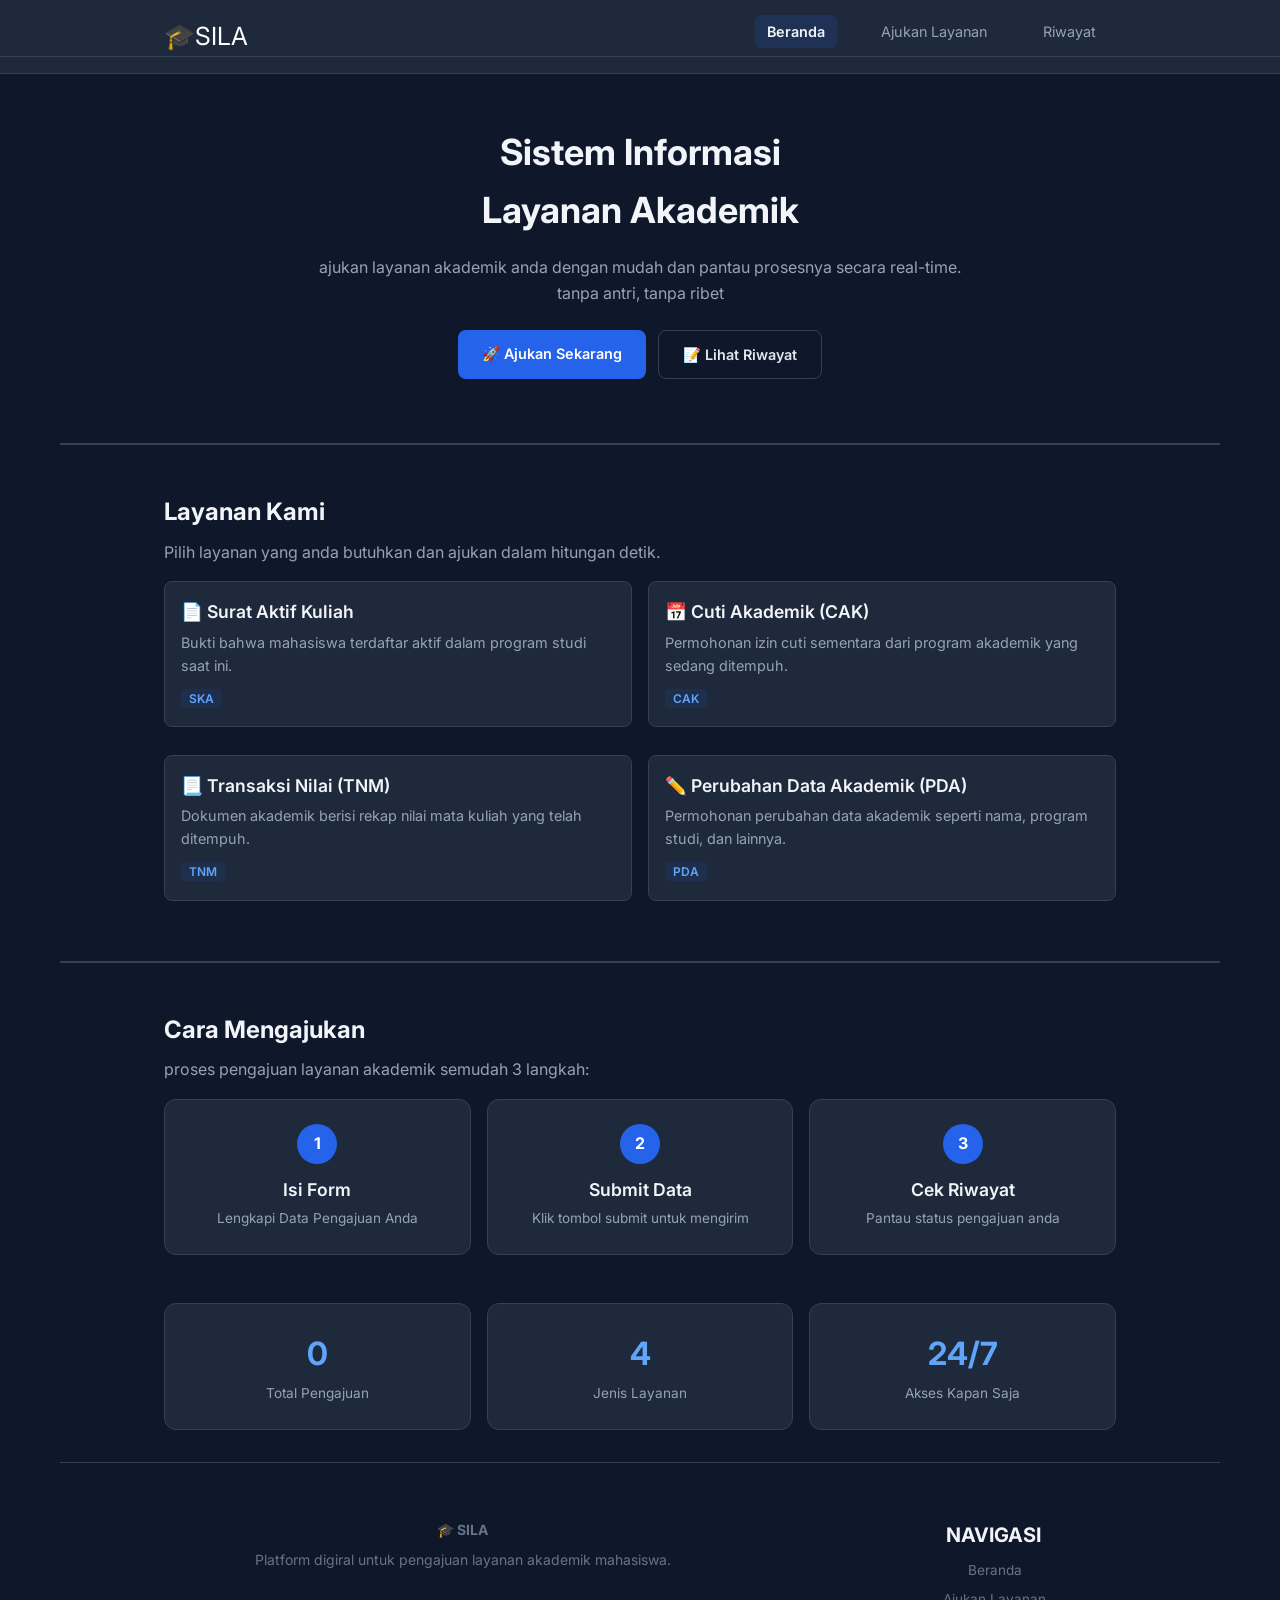
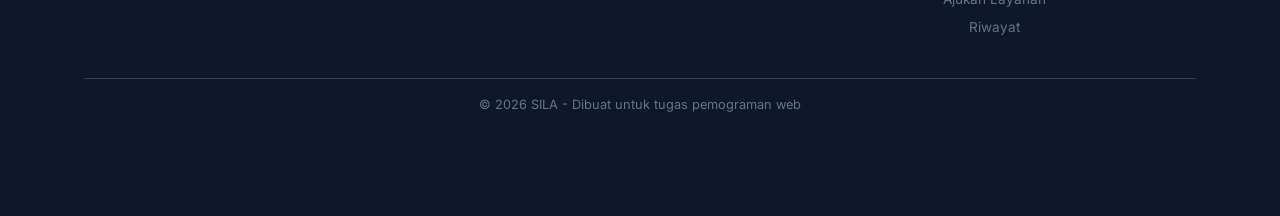
<file: index.html>
<!doctype html>
<html lang="en">
  <head>
    <meta charset="UTF-8" />
    <meta name="viewport" content="width=device-width, initial-scale=1.0" />
    <link rel="preconnect" href="https://fonts.googleapis.com" />
    <link rel="preconnect" href="https://fonts.gstatic.com" crossorigin />
    <link
      href="https://fonts.googleapis.com/css2?family=Inter:wght@400;600;700&d
isplay=swap"
      rel="stylesheet"
    />
    <link rel="stylesheet" href="style.css" />
    <title>sistem layanan akademik</title>
  </head>
  <body>
    <header class="navbar">
      <div class="container navbar-inner">
        <input type="checkbox" id="navToggle" class="nav-toggle">
        <label for="navToggle" class="hamburger">
          <span></span>
          <span></span>
          <span></span>
        </label>
        <a href="index.html">🎓SILA</a>
        <nav>
          <ul class="nav-menu">
          <li><a href="index.html" class="active">Beranda</a></li> 
          <li><a href="layanan.html">Ajukan Layanan</a></li> 
          <li><a href="riwayat.html">Riwayat</a></li>
          </ul>
        </nav>
      </div>
      <hr />
    </header>
    <main>
      <section class="hero">
        <div class="container">
          <h1>Sistem Informasi<br />Layanan Akademik</h1>
          <p>
            ajukan layanan akademik anda dengan mudah dan pantau prosesnya
            secara real-time. <br />tanpa antri, tanpa ribet
          </p>
          <div class="hero-buttons">
            <a href="layanan.html" class="btn btn-primary"
              >🚀 Ajukan Sekarang</a
            >
            <a href="riwayat.html" class="btn btn-outline">📝 Lihat Riwayat</a>
          </div>
        </div>
      </section>
      <hr />
      <section class="section">
        <div class="container">
          <h2>Layanan Kami</h2>
          <p class="section-desc">
            Pilih layanan yang anda butuhkan dan ajukan dalam hitungan detik.
          </p>

          <div class="cards-grid">
            <article class="card">
              <h3>📄 Surat Aktif Kuliah</h3>
              <p>
                Bukti bahwa mahasiswa terdaftar aktif dalam program studi saat
                ini.
              </p>
              <span class="card-code">SKA</span>
            </article>
            <article class="card">
              <h3>📅 Cuti Akademik (CAK)</h3>
              <p>
                Permohonan izin cuti sementara dari program akademik yang sedang
                ditempuh.
              </p>
              <span class="card-code">CAK</span>
            </article>
            <article class="card">
              <h3>📃 Transaksi Nilai (TNM)</h3>
              <p>
                Dokumen akademik berisi rekap nilai mata kuliah yang telah
                ditempuh.
              </p>
              <span class="card-code">TNM</span>
            </article>
            <article class="card">
              <h3>✏️ Perubahan Data Akademik (PDA)</h3>
              <p>
                Permohonan perubahan data akademik seperti nama, program studi,
                dan lainnya.
              </p>
              <span class="card-code">PDA</span>
            </article>
          </div>
        </div>
      </section>

      <hr />
      <section class="section">
        <div class="container">
          <h2>Cara Mengajukan</h2>
          <p class="section-desc">
            proses pengajuan layanan akademik semudah 3 langkah:
          </p>
          <div class="steps-grid">
            <div class="step">
              <div class="step-number">1</div>
              <h3>Isi Form</h3>
              <p>Lengkapi Data Pengajuan Anda</p>
            </div>
            <div class="step">
              <div class="step-number">2</div>
              <h3>Submit Data</h3>
              <p>Klik tombol submit untuk mengirim</p>
            </div>
            <div class="step">
              <div class="step-number">3</div>
              <h3>Cek Riwayat</h3>
              <p>Pantau status pengajuan anda</p>
            </div>
          </div>
        </div>
      </section>

      <section class="setion">
        <div class="container">
          <div class="stats-grid">
            <div class="stat">
              <div class="stat-number">0</div>
              <div class="stat-label">Total Pengajuan</div>
            </div>
            <div class="stat">
              <div class="stat-number">4</div>
              <div class="stat-label">Jenis Layanan</div>
            </div>
            <div class="stat">
              <div class="stat-number">24/7</div>
              <div class="stat-label">Akses Kapan Saja</div>
            </div>
          </div>
        </div>
      </section>
    </main>
    <footer class="footer">
      <div class="container footer-inner">
        <div>
          <strong class="strong">🎓 SILA</strong>
          <p>Platform digiral untuk pengajuan layanan akademik mahasiswa.</p>
        </div>
        <nav>
        <div class="footer-nav">
          <h4>NAVIGASI</h4>
          <ul>
          <li><a href="index.html">Beranda</a></li>
          <li><a href="layanan.html">Ajukan Layanan</a></li>
          <li><a href="riwayat.html">Riwayat</a></li>
          </ul>
        </div>
      </div>
      </nav>
      <div class="footer-bottom">
        <div class="container">
          <p>&copy; 2026 SILA - Dibuat untuk tugas pemograman web</p>
        </div>
      </div>
    </footer>
    <script src="js/script.js"></script>
  </body>
</html>
</file>
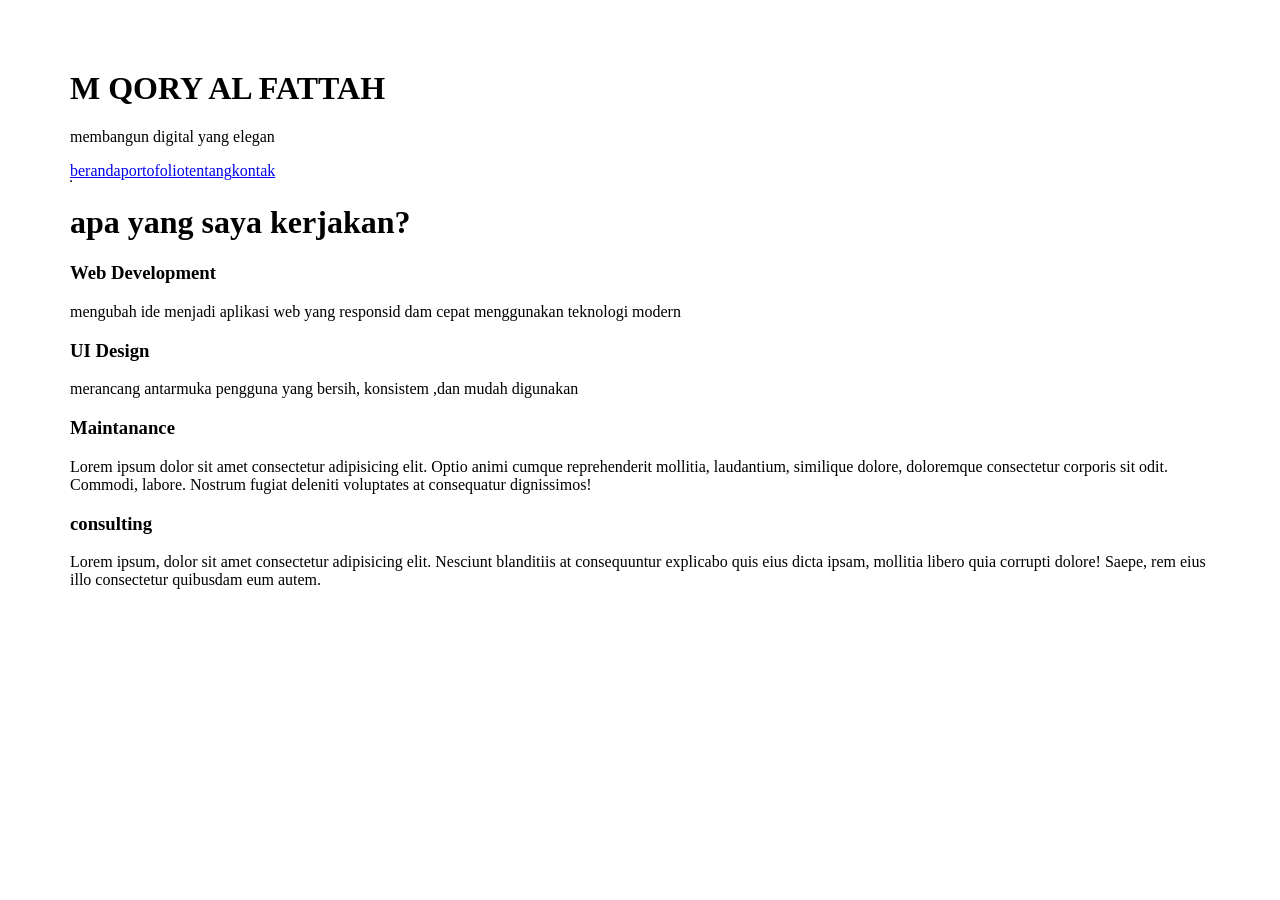
<file: bebas.html>
<!doctype html>
<html lang="en">
  <head>
    <meta charset="UTF-8" />
    <meta name="viewport" content="width=device-width, initial-scale=1.0" />
    <title>latihan</title>
    <link rel="stylesheet" href="bebas.css" />
  </head>
  <body>
    <table border="1">
      <tr>
        <h1>M QORY AL FATTAH</h1>
        <p>membangun digital yang elegan</p>
        <a href="#">beranda</a>
        <a href="#">portofolio</a>
        <a href="#">tentang</a>
        <a href="#">kontak</a>
      </tr>
    </table>

    <h1>apa yang saya kerjakan?</h1>
    <h3>Web Development</h3>
    <p>
      mengubah ide menjadi aplikasi web yang responsid dam cepat menggunakan
      teknologi modern
    </p>
    <h3>UI Design</h3>
    <p>
      merancang antarmuka pengguna yang bersih, konsistem ,dan mudah digunakan
    </p>
    <h3>Maintanance</h3>
    <p>
      Lorem ipsum dolor sit amet consectetur adipisicing elit. Optio animi
      cumque reprehenderit mollitia, laudantium, similique dolore, doloremque
      consectetur corporis sit odit. Commodi, labore. Nostrum fugiat deleniti
      voluptates at consequatur dignissimos!
    </p>
    <h3>consulting</h3>
    <p>
      Lorem ipsum, dolor sit amet consectetur adipisicing elit. Nesciunt
      blanditiis at consequuntur explicabo quis eius dicta ipsam, mollitia
      libero quia corrupti dolore! Saepe, rem eius illo consectetur quibusdam
      eum autem.
    </p>
  </body>
</html>
</file>
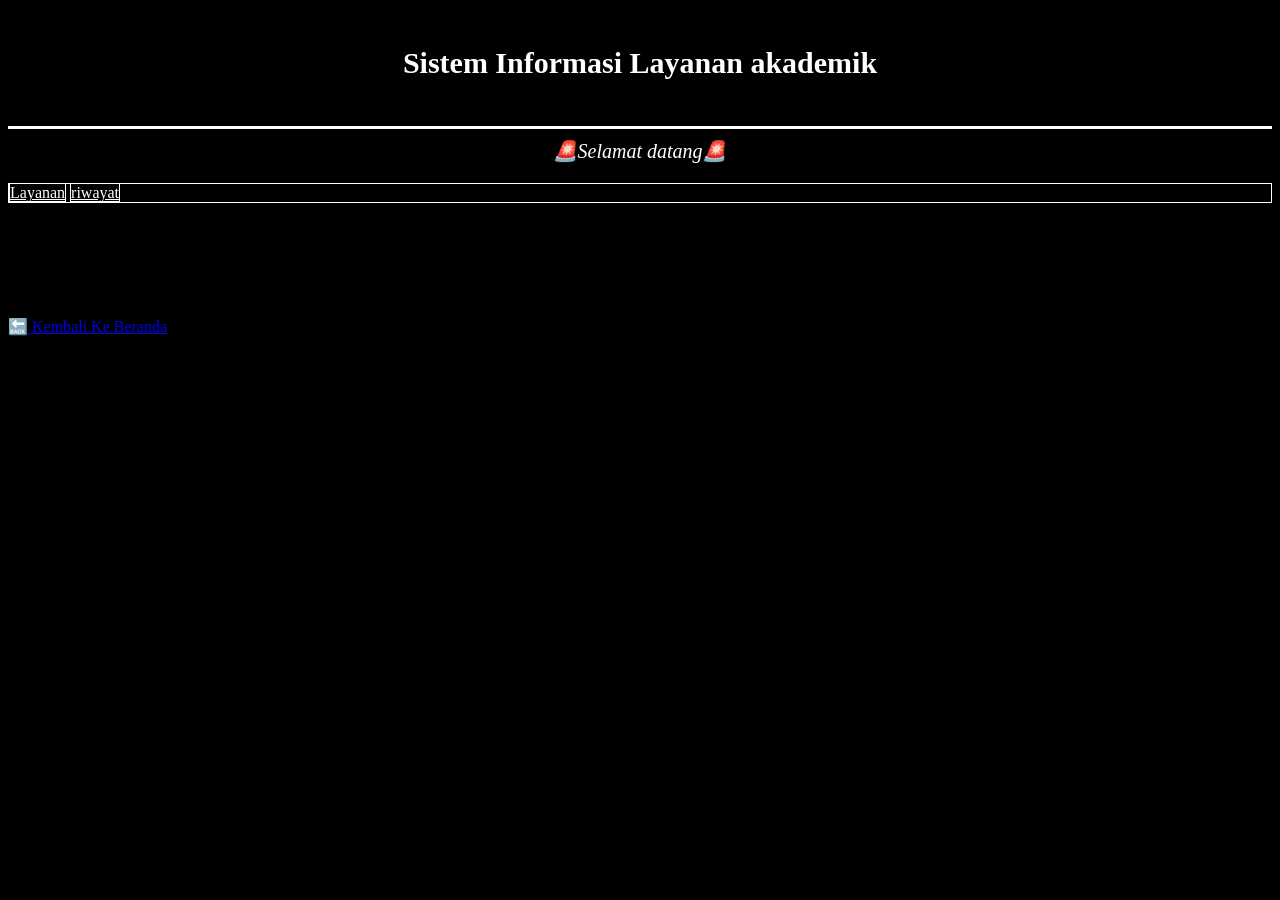
<file: catatan.html>
<!DOCTYPE html>
<html lang="en">
<head>
  <meta charset="UTF-8">
  <meta name="viewport" content="width=device-width, initial-scale=1.0">
  <title>cuba cuba</title>
  <link rel="stylesheet" href="style1.css">
</head>
<body>
    <p class="judul1"><strong>Sistem Informasi Layanan akademik</strong></p>
    <p class="judul2">🚨Selamat datang🚨</p>
    <div class="fitur">
    <a href="layanan.html">Layanan</a>
    <a href="riwayat.html">riwayat</a>
    </div>
</body>
</html>


<h1>Ajukan Layanan Akademik</h1>
            <p class="section-desc"><em>Coming Soon - Form pengajuan akan tersedia pada tahap berikutnya.</em></p>
            <a href="index.html" class="btn btn-outline">🔙 Kembali Ke Beranda</a>
</file>
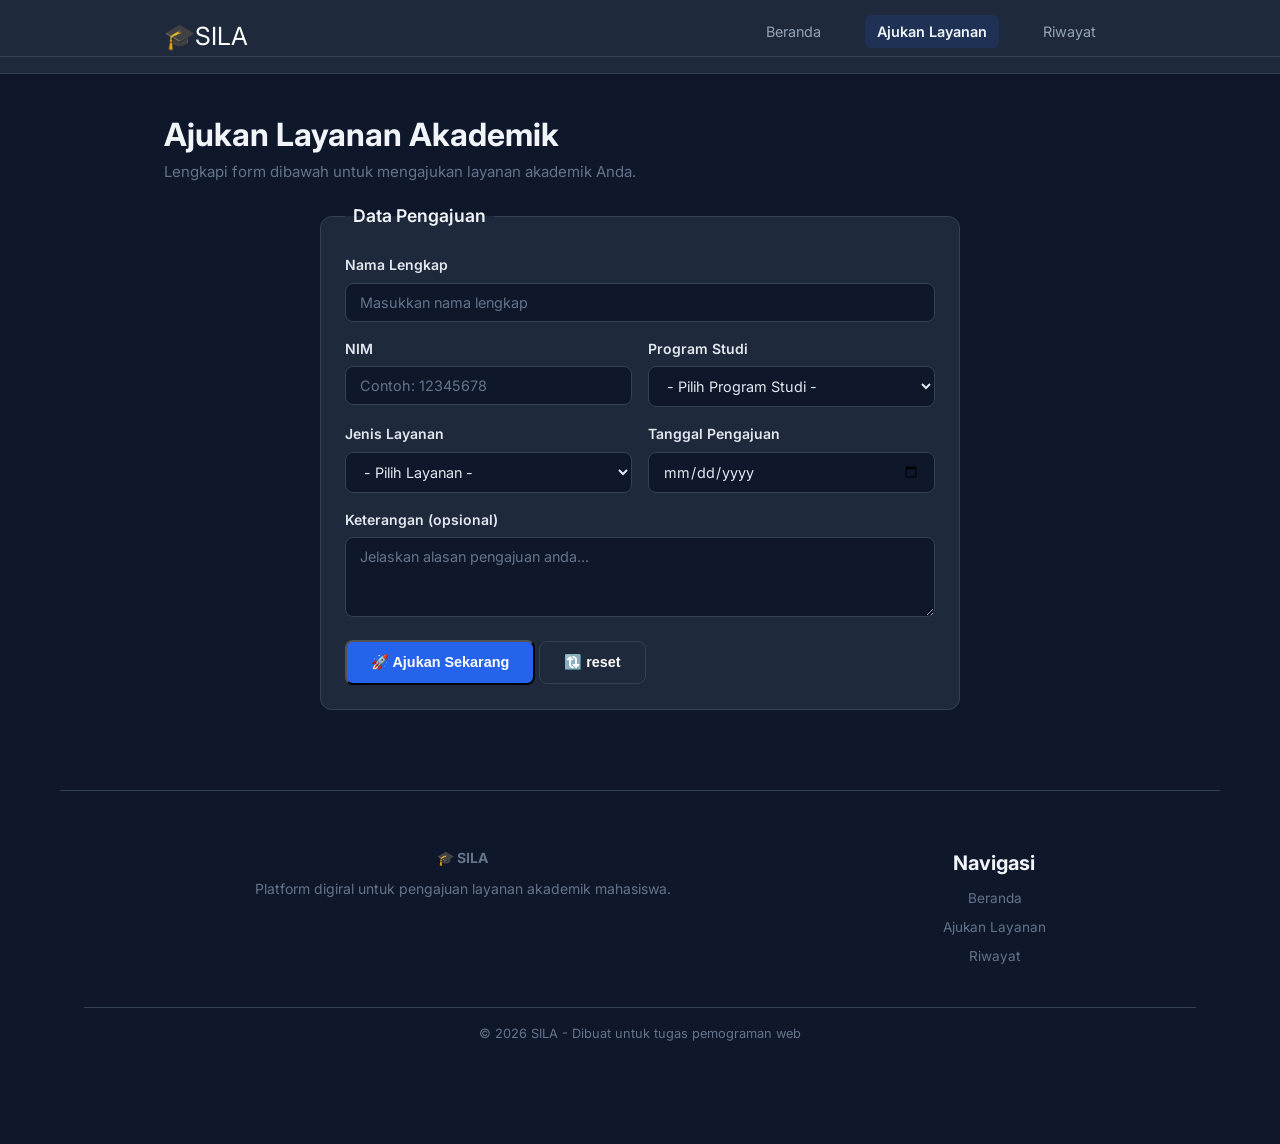
<file: layanan.html>
<!doctype html>
<html lang="en">
  <head>
    <meta charset="UTF-8" />
    <meta name="viewport" content="width=device-width, initial-scale=1.0" />
    <link rel="preconnect" href="https://fonts.googleapis.com" />
    <link rel="preconnect" href="https://fonts.gstatic.com" crossorigin />
    <link
      href="https://fonts.googleapis.com/css2?family=Inter:wght@400;600;700&d
isplay=swap"
      rel="stylesheet"
    />
    <link rel="stylesheet" href="style.css" />
    <title>sistem layanan akademik</title>
  </head>
  <body>
    <header class="navbar">
      <div class="container navbar-inner">
          <input type="checkbox" id="navToggle" class="nav-toggle">
        <label for="navToggle" class="hamburger">
          <span></span>
          <span></span>
          <span></span>
        </label>
        <a href="index.html">🎓SILA</a>
        <nav>
          <ul class="nav-menu">
          <li><a href="index.html">Beranda</a></li> 
          <li><a href="layanan.html" class="active">Ajukan Layanan</a></li> 
          <li><a href="riwayat.html">Riwayat</a></li>
          </ul>
        </nav>
      </div>
      <hr />
    </header>

    <main>
        <section class="section">
          <div class="container">
            <h1 class="judul1">
              <span>Ajukan Layanan</span>
               <span class="mobile-break">Akademik</span>
              </h1>
            <p class="layanan">Lengkapi form dibawah untuk mengajukan layanan akademik Anda.</p>
            <form action="#" method="post" class="form-card" onsubmit="return validasiForm()">
              <fieldset>
                <legend>Data Pengajuan</legend>
                <div class="form-group">
          <label for="nama">Nama Lengkap</label>
          <input for="text" id="nama" name="nama" placeholder="Masukkan nama lengkap">
        </div>
        <div class="form-row">
          <div class="form-group">
            <label for="nim">NIM</label>
            <input type="text" id="nim" name="nim" placeholder="Contoh: 12345678" maxlength="8">
          </div>
          <div class="form-group">
            <label for="prodi">Program Studi</label>
            <select id="prodi" name="prodi">
              <option value="">- Pilih Program Studi -</option>
              <option value="Sistem Informasi">Sistem Informasi</option>
              <option value="Teknik Informatika">Teknik Informatika</option>
              <option value="Manajemen">Manajemen</option>
              <option value="Akuntansi">Akuntansi</option>
          </select>
        </div>
          </div>
      <div class="form-row">
        <div class="form-group">
          <label for="layanan">Jenis Layanan</label>
          <select id="layanan" name="layanan">
            <option value="">- Pilih Layanan -</option>
            <option value="SKA">SKA - Surat Aktif Kuliah</option>
            <option value="CAK">CAK - Cuti Akademik</option>
            <option value="TNM">TNM - Transkrip Nilai</option>
            <option value="PDA">PDA - Perubahan Data</option>
          </select>
        </div>
        <div class="form-group">
          <label for="tanggal">Tanggal Pengajuan</label>
          <input type="date" id="tanggal" name="tanggal">
        </div>
      </div>
      <div class="form-group">
        <label for="keterangan">Keterangan (opsional)</label>
        <textarea name="keterangan" id="keterangan" rows="3" placeholder="Jelaskan alasan pengajuan anda..."></textarea>
      </div>
      <div class="form-section">
        <button type="submit" class="btn btn-primary">🚀 Ajukan Sekarang</button>
        <button type="reset" class="btn btn-outline"><a href="layanan.html" class="refresh">🔃 reset</a></button>
      </div>
              </fieldset>
          </form>
        </section>
    </main>

     <footer class="footer">
      <div class="container footer-inner">
        <div>
          <strong>🎓 SILA</strong>
          <p>Platform digiral untuk pengajuan layanan akademik mahasiswa.</p>
        </div>
        <nav>
        <div class="footer-nav">
          <h4>Navigasi</h4>
          <ul>
          <li><a href="index.html">Beranda</a></li>
          <li><a href="layanan.html">Ajukan Layanan</a></li>
          <li><a href="riwayat.html">Riwayat</a></li>
          </ul>
        </div>
      </div>
      <div class="footer-bottom">
        <div class="container">
      <p>&copy; 2026 SILA - Dibuat untuk tugas pemograman web</p>
      </div>
      </div>
    </footer>
    <script src="js/contoh.js"></script>
    </body>
    </html>
</file>
<file: style.css>
* {
  margin: 0;
  padding: 0;
  box-sizing: border-box;
}
body {
  background-color: #0f172a;
  color: #e2e8f0;
  padding: 60px;
}

body {
  font-family: "Inter", sans-serif;
  font-size: 16px;
  line-height: 1.6;
}

h1,
h2,
h3 {
  color: #f1f5f9;
}

a {
  border: none;
  text-decoration: none;
  color: white;
  font-size: 25px;
}

a:hover {
  color: blue;
}

hr {
  border: none;
  border-top: 1px solid #334155;
}

h1 {
  font-size: 2rem;
  font-weight: 700;
}
h2 {
  font-size: 1.5rem;
  font-weight: 700;
  margin-bottom: 8px;
}
h3 {
  font-size: 1.1rem;
  font-weight: 600;
  margin-bottom: 4px;
}

header {
  padding: 24px;
  border-bottom: 1px solid #334155;
}

.judul {
  color: #94a3b8;
  font-size: 0.875rem;
  margin-bottom: 12px;
}

nav a {
  margin-right: 8px;
  margin-bottom: 0px;
  color: blue;
}

nav a.active {
  color: #f1f5f9;
  font-weight: 600;
}

.hero {
  padding: 48px 24px;
  text-align: center;
}
.hero h2 {
  font-size: 1.75rem;
  margin-bottom: 12px;
}

.hero p {
  color: #94a3b8;
  margin-bottom: 16px;
}

.section {
  padding: 48px 0;
  border-top: 1px solid #334155;
}

.section-desc {
  color: #92a3b8;
  margin-bottom: 16px;
}

.card p {
  color: #94a3b8;
  font-size: 0.9rem;
}

ol,
ul {
  padding-left: 24px;
}

li {
  margin-bottom: 8px;
  color: #94a3b8;
}

li strong {
  color: #f1f5f9;
}

h4 {
  padding-left: 30px;
  padding-bottom: 5px;
}

footer {
  padding: 24px;
  border-top: 1px solid #334155;
  text-align: center;
  font-size: 0.875rem;
  color: #64748b;
  align-items: center;
}

footer b {
  margin-bottom: 8px;
}

p a {
  color: blue;
}

.container {
  max-width: 1000px;
  margin: auto;
  padding: 0 24px;
}

.navbar {
  background-color: #1e293b;
  border-bottom: 1px solid #334155;
  padding: 16px 0;
  position: fixed;
  top: 0;
  left: 0;
  width: 100%;
  z-index: 1000;
}

.navbar-inner {
  display: flex;
  justify-content: space-between;
  align-items: center;
}

.logo {
  font-size: 1.25rem;
  font-weight: 700;
  color: #f1f5f9;
}

nav a {
  margin-left: 16px;
  color: #94a3b8;
  font-size: 0.9rem;
}

nav a:hover,
nav a.active {
  color: #087aec;
}

.hero {
  padding: 64px 0;
  text-align: center;
}

.hero h1 {
  font-size: 2.25rem;
  margin-bottom: 16px;
}

.hero p {
  color: #94a3b8;
  margin-bottom: 24px;
}

.hero-buttons {
  display: flex;
  justify-content: center;
  gap: 12px;
}

.btn {
  display: inline-block;
  padding: 12px 24px;
  border-radius: 8px;
  font-size: 0.9rem;
  font-weight: 600;
  transition:
    backgorund-color 0.3s,
    color 0.3s,
    transform 0.2s;
}

.btn-primary {
  background-color: #2563eb;
  color: #fff;
}

.btn-primary:hover {
  background-color: #1d4ed8;
  color: #fff;
}

.btn-outline {
  border: 1px solid #334155;
  color: #e2e8f0;
}

.btn-outline:hover {
  background-color: #1e293b;
  color: #f1f5f9;
}

.section {
  padding: 48px 0;
  border-top: 1px solid #334155;
}

.card {
  background-color: #1e293b;
  border: 1px solid #334155;
  border-radius: 12px;
  padding: 20px;
  transition:
    border-color 0.3s,
    transform 0.2s;
}

.card p {
  color: #94a3b8;
  font-size: 0.9rem;
  margin-bottom: 8px;
}

.card-code {
  font-size: 0.75rem;
  font-weight: 600;
  color: #60a5fa;
  background-color: rgba(37, 99, 235, 0.1);
  padding: 2px 8px;
  border-radius: 4px;
}

.steps-grid {
  display: flex;
  gap: 16px;
  margin-top: 16px;
}

.cards-grid {
  display: grid;
  grid-template-columns: 1fr 1fr;
  gap: 16px;
  margin-top: 16px;
}

.step {
  flex: 1;
  text-align: center;
  background-color: #1e293b;
  border: 1px solid #334155;
  border-radius: 12px;
  padding: 24px 16px;
  transition:
    border-color 0.3s,
    transform 0.2s;
}

.step:hover {
  border-color: #475569;
  transform: translateY(-2px);
}

.card {
  background-color: #1e293b;
  padding: 16px;
  margin-bottom: 12px;
  border: 1px solid #334155;
  border-radius: 8px;
}

.step-number {
  width: 40px;
  height: 40px;
  background-color: #2563eb;
  color: #fff;
  border-radius: 50%;
  display: flex;
  align-items: center;
  justify-content: center;
  font-weight: 700;
  margin: 0 auto 12px;
}

.step p {
  color: #94a3b8;
  font-size: 0.85rem;
}

.stats-grid {
  display: flex;
  gap: 16px;
}

.stat {
  flex: 1;
  text-align: center;
  background-color: #1e293b;
  border: 1px solid #334155;
  border-radius: 12px;
  padding: 24px;
  transition:
    border-color 0.3s,
    transform 0.2s;
}

.stat:hover {
  border-color: #475569;
  transform: translateY(-2px);
}

.stat-number {
  font-size: 2rem;
  font-weight: 700;
  color: #60a5fa;
}

.stat-label {
  color: #94a3b8;
  font-size: 0.85rem;
  margin-top: 4px;
}

.footer {
  border-top: 1px solid #334155;
  margin-top: 32px;
}

.footer-inner {
  display: grid;
  grid-template-columns: 2fr 1fr;
  gap: 32px;
  padding: 32px 0;
}

.footer-inner p {
  color: #64748b;
  font-size: 0.875rem;
  margin-top: 8px;
}

.footer-inner h4 {
  color: #f1f5f9;
  margin-bottom: 4px;
  font-size: 20px;
  align-items: center;
}

.footer-inner a {
  display: block;
  color: #64748b;
  font-size: 0.85rem;
  margin-bottom: 4px;
}

.footer-inner:hover {
  color: #93c5fd;
}

.footer-bottom {
  border-top: 1px solid #334155;
  padding: 16px 0;
  text-align: center;
}

.footer-bottom p {
  font-size: 0.8rem;
  color: #64748b;
}

.nav-menu {
  list-style: none;
  display: flex;
  gap: 8px;
}

.nav-menu li a {
  color: #94a3b8;
  font-size: 0.9rem;
  padding: 8px 12px;
  border-radius: 6px;
}

.nav-menu li a:hover {
  color: #f1f5f9;
  background-color: rgba(255, 255, 255, 0.5);
}

.nav-menu li a.active {
  color: #f1f5f9;
  font-weight: 600;
  background-color: rgba(37, 99, 235, 0.15);
}

.footer-nav ul {
  list-style: none;
}

.footer-nav ul li {
  margin-bottom: 4px;
}

.footer-nav ul li a {
  color: #64748b;
  font-size: 0.85rem;
  padding-bottom: 3px;
}

.footer-nav ul li a:hover {
  color: #93c5fd;
}

.footer-nav h4:hover {
  color: #93c5fd;
}

.nav-toggle {
  display: none;
}

.hamburger {
  display: none;
  flex-direction: column;
  gap: 5px;
  cursor: pointer;
  padding: 4px;
}

.hamburger span {
  display: block;
  width: 24px;
  height: 3px;
  background-color: #f1f5f9;
  border-radius: 2px;
}

.card:hover {
  border-color: #475569;
  transform: translateY(-5px);
}

.form-card {
  max-width: 640px;
  margin: 0 auto;
}

fieldset {
  border: 1px solid #334155;
  border-radius: 12px;
  padding: 24px;
  background-color: #1e293b;
}

legend {
  font-size: 1.1rem;
  font-weight: 600;
  color: #f1f5f9;
  padding: 0 8px;
}

.form-group {
  margin-bottom: 16px;
}

.form-group label {
  display: block;
  font-size: 0.875rem;
  font-weight: 600;
  color: #e2e8f0;
  margin-bottom: 6px;
}

.form-group input,
.form-group select,
.form-group textarea {
  width: 100%;
  padding: 10px 14px;
  background-color: #0f172a;
  border: 1px solid #334155;
  border-radius: 8px;
  color: #e2e8f0;
  font-family: inherit;
  font-size: 0.9rem;
  outline: none;
  transition: border-color 0.3s;
}

.form-group input:focus,
.form-group select:focus,
.form-group textarea:focus {
  border-color: #2563eb;
}

.form-group input::placeholder,
.form-group textarea::placeholder {
  color: #64748b;
}

.form-group select {
  cursor: pointer;
}

.form-group textarea {
  resize: vertical;
  min-height: 80px;
}

.form-row {
  display: grid;
  grid-template-columns: 1fr 1fr;
  gap: 16px;
}

.form-action {
  display: flex;
  gap: 12px;
  margin-top: 24px;
}

.form-action .btn {
  cursor: pointer;
  border: none;
  font-family: inherit;
}

.form-action,
.btn-outline {
  border: 1px solid #334155;
  background: none;
}

.layanan {
  color: #64748b;
  font-size: 15px;
  padding-bottom: 18px;
}

.refresh {
  display: inline-block;
  border-radius: 8px;
  font-size: 0.9rem;
  font-weight: 600;
  transition:
    backgorund-color 0.3s,
    color 0.3s,
    transform 0.2s;
}

.refresh:hover {
  color: red;
}

.judul span {
  display: inline;
}

.data-table{
  width: 100%;
  border-collapse: collapse;
  margin-top: 16px;
  min-width: 600px;
}

.data-table caption{
  text-align: left;
  font-size: 0.85rem;
  color: #64748b;
  margin-bottom: 12px;
}

.data-table th , .data-table td{
  padding: 12px 16px;
  text-align: left;
  border-bottom: 1px solid #334155;
}

.data-table th{
  background-color: #1e293b;
  color: #f1f5f9;
  font-size: 0.85rem;
  font-weight: 600;
  text-transform: uppercase;
  letter-spacing: 0.5px;
}

.data-table td{
  color: #94a3b8;
  font-size: 0.9rem;
}

.data-table tbody tr:nth-child(even){
  background-color: rgba(30, 41, 59, 0.5);
}

.data-table tbody tr:hover{
  background-color: #1e293b;
}

@keyframes fadeIn {
  form {
    opacity: 0;
    transform: translateY(50px);
  }
  to {
    opacity: 1;
    transform: fadeIn 0.6s ease;
  }
}

@media (max-width: 768px) {
  @media (max-width: 480px) {
    .hero h1 {
      font-size: 1.25rem;
    }

    .btn {
      width: 100%;
      text-align: center;
    }
  }

  .data-table{
    font-size: 0.8rem;
  }

  .data-table th, .data-table td{
    padding: 8px 10px;
  }

  .judul1 {
    font-size: 45px;
  }

  .mobile-break {
    display: block;
  }

  .navbar-inner {
    flex-wrap: wrap;
  }

  .hamburger {
    display: flex;
  }

  nav {
    width: 100%;
    order: 3;
  }

  .nav-menu {
    display: none;
    flex-direction: column;
    gap: 0;
    width: 100%;
    padding: 8px 0;
    border-top: 1px solid #334155;
    margin-top: 12px;
  }

  .nav-menu li a {
    display: block;
    padding: 10px 0;
    border-radius: 0;
  }

  .nav-toggle:checked ~ nav .nav-menu {
    display: flex;
  }

  .nav-menu {
    gap: 4px;
  }

  .hero h1 {
    font-size: 1.5rem;
    padding-right: 50px;
  }

  .hero-buttons {
    flex-direction: column;
    align-items: center;
  }

  .cards-grid {
    grid-template-columns: 1fr;
  }

  .steps-grid {
    flex-direction: column;
  }

  .stats-grid {
    flex-direction: column;
  }

  .footer-inner {
    grid-template-columns: 1fr;
    gap: 24px;
  }
}
</file>
<file: bebas.css>
body {
  background-color: white;
  color: black;
  margin: 70px;
}
</file>
<file: style1.css>
body{
    background-color: black;
}

.judul1{
    color: white;
    border: 1px solid black;
    text-align: center;
    padding: 15px;
    font-family: 'Times New Roman', Times, serif;
    font-size: 30px;
}

.judul2{
    border-top: 3px solid white;
    text-align: center;
    padding-top: 10px;
    font-size: 20px;
    font-family: 'Times New Roman', Times, serif;
    font-style: italic;
    color: white;
}

.fitur{
    border: 1px solid white;
}

.fitur a{
    color: white;
    border: 1px solid white;
}
</file>
